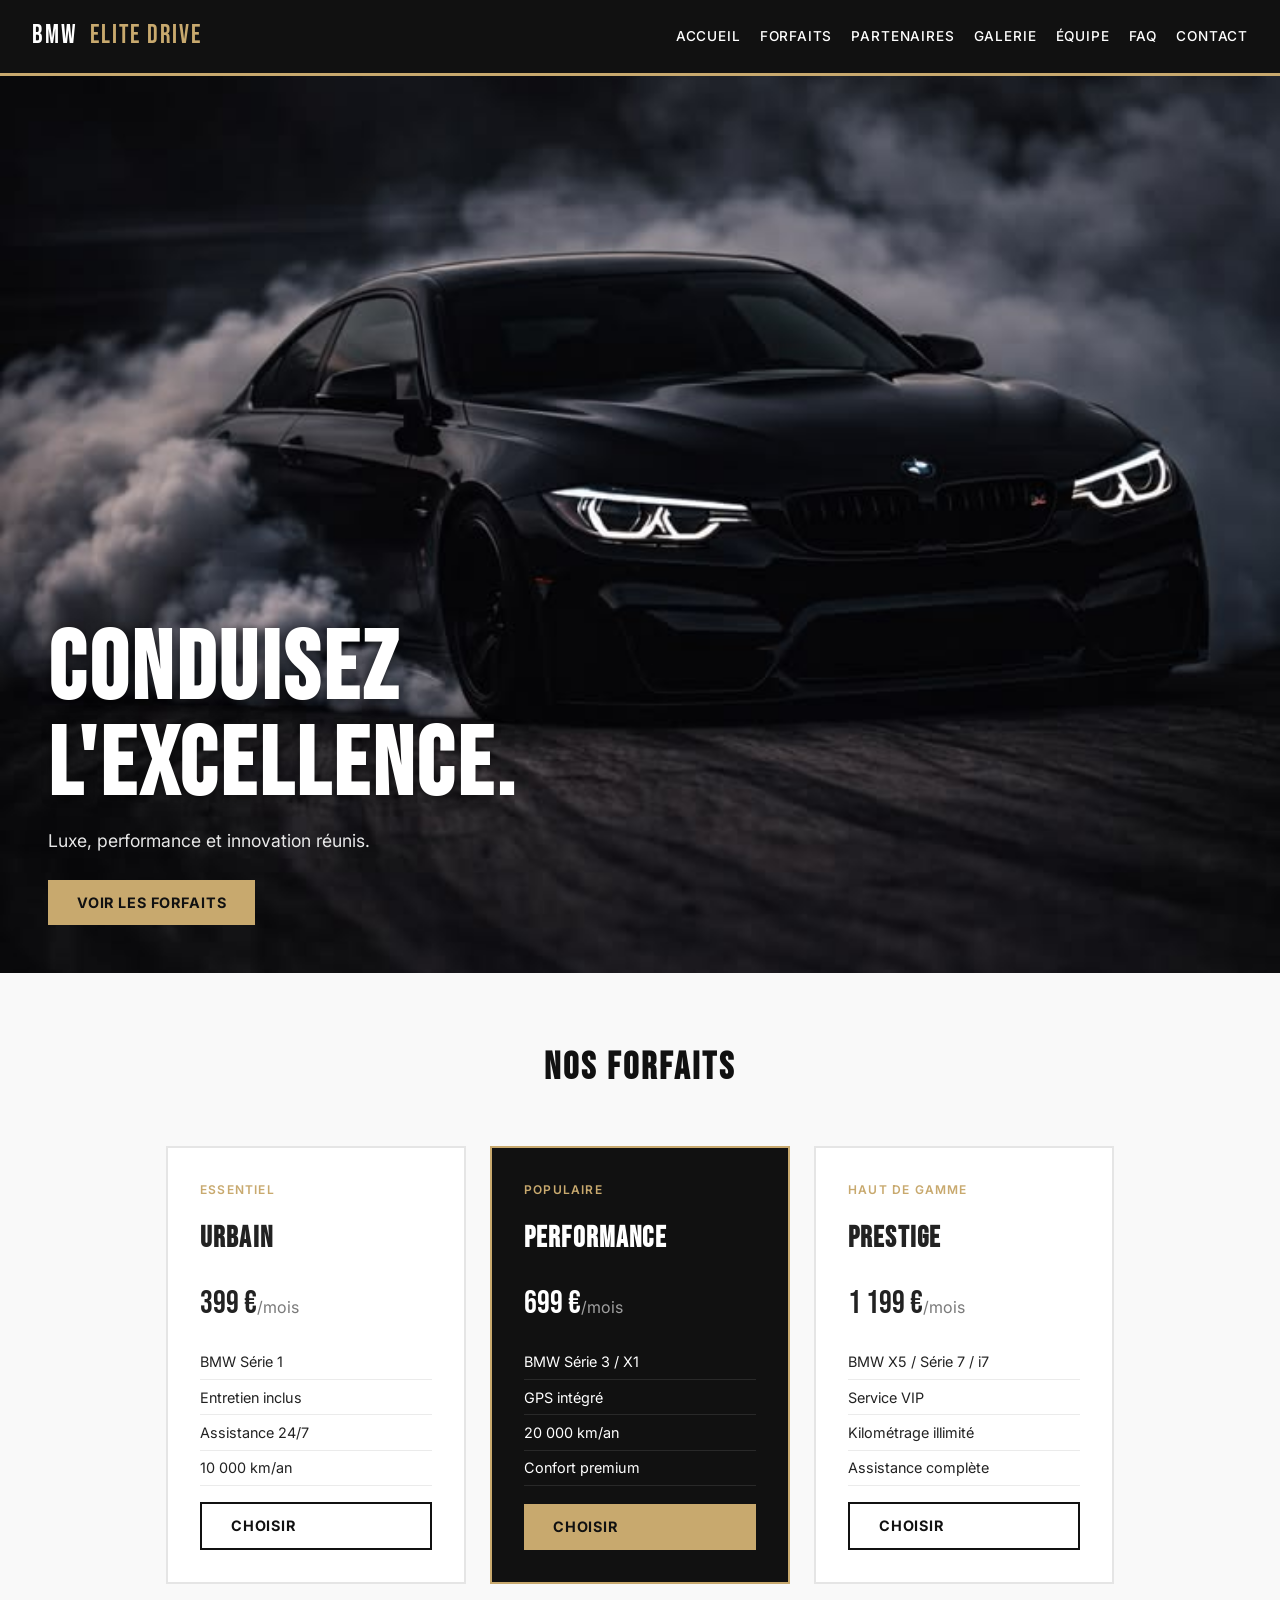
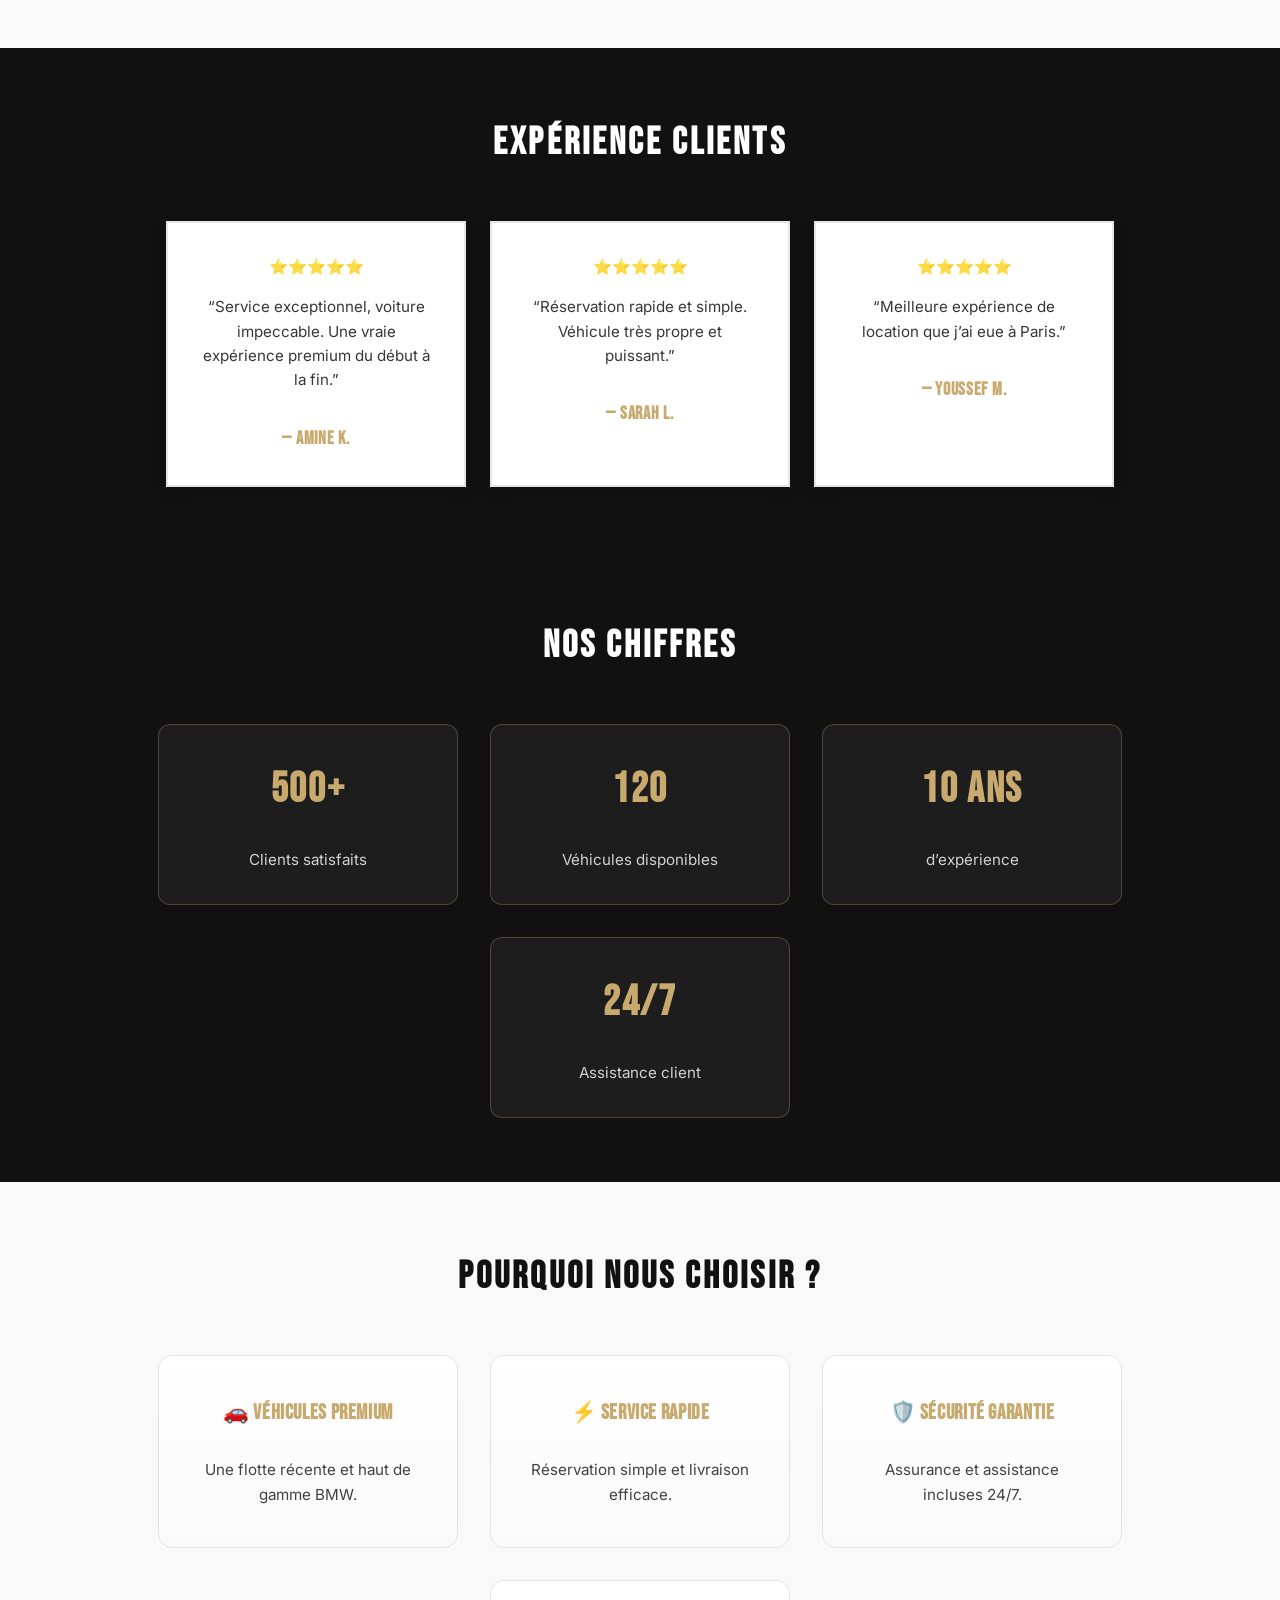
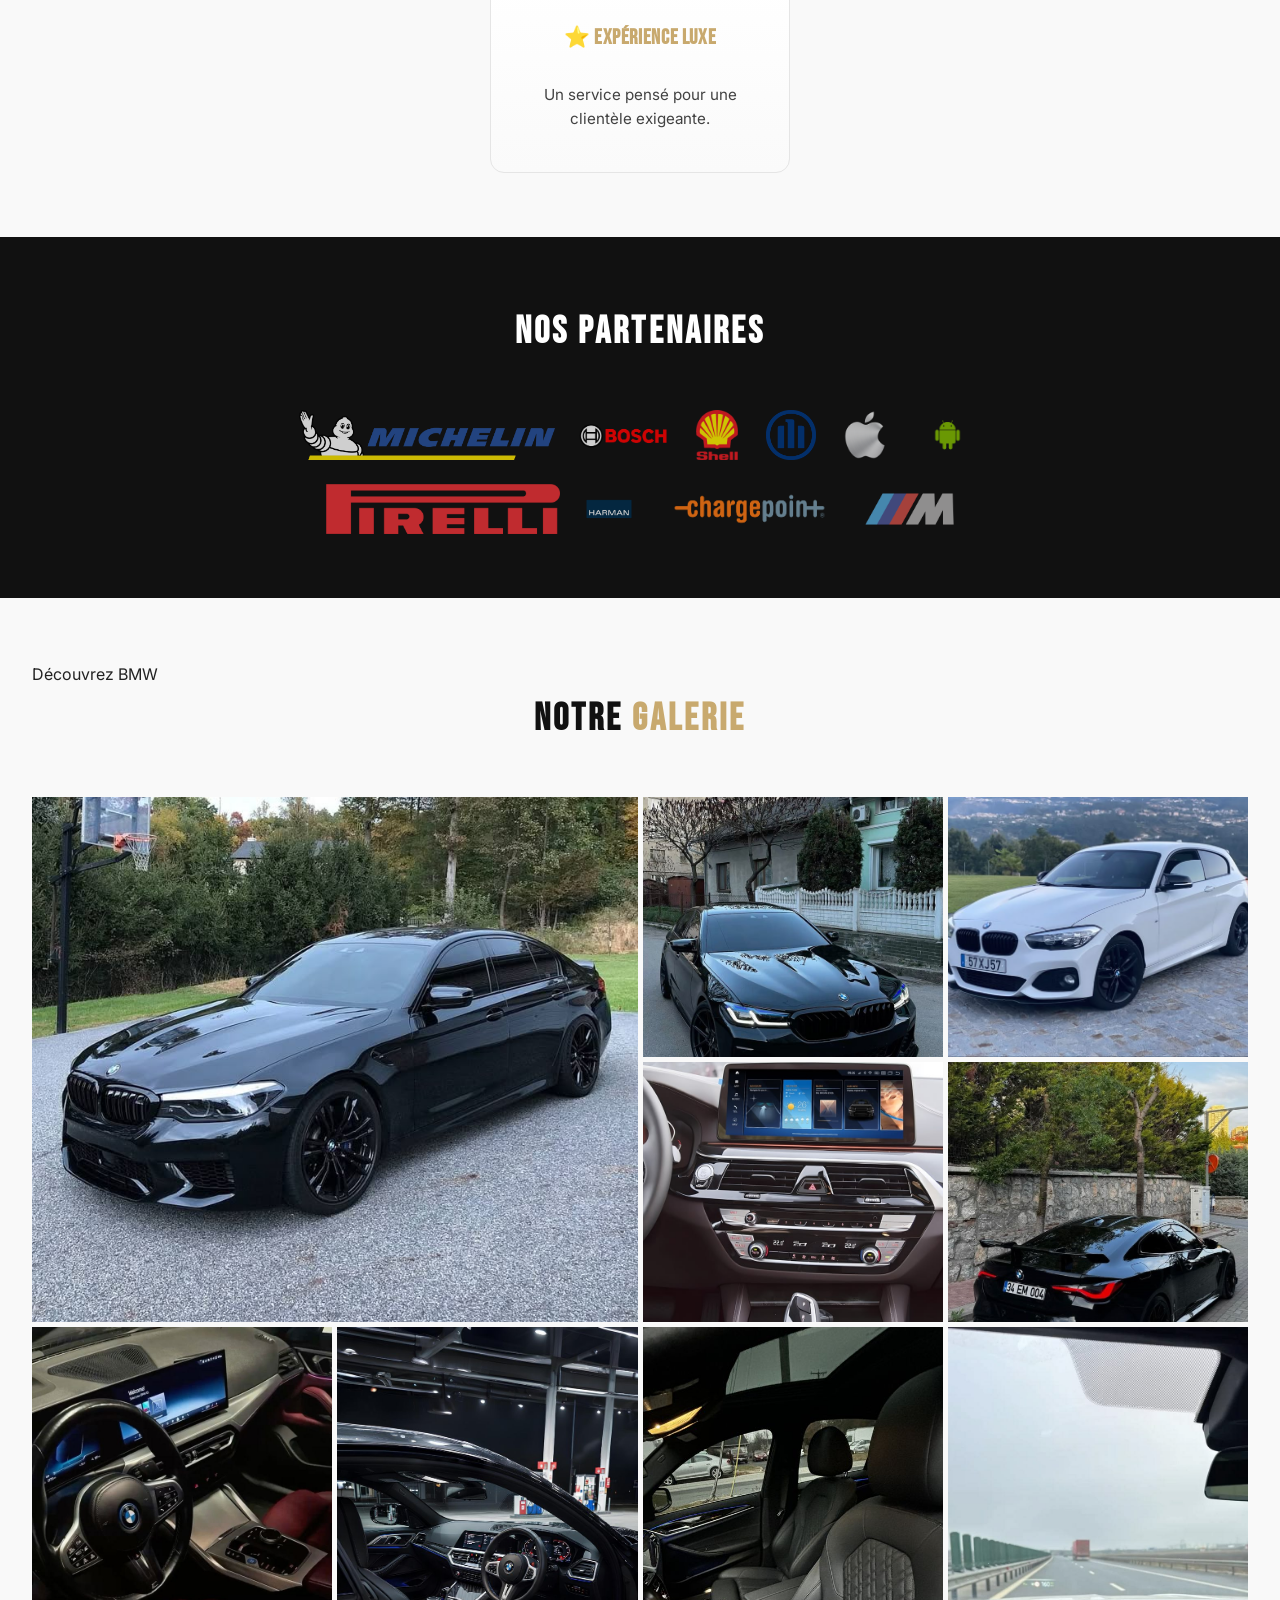
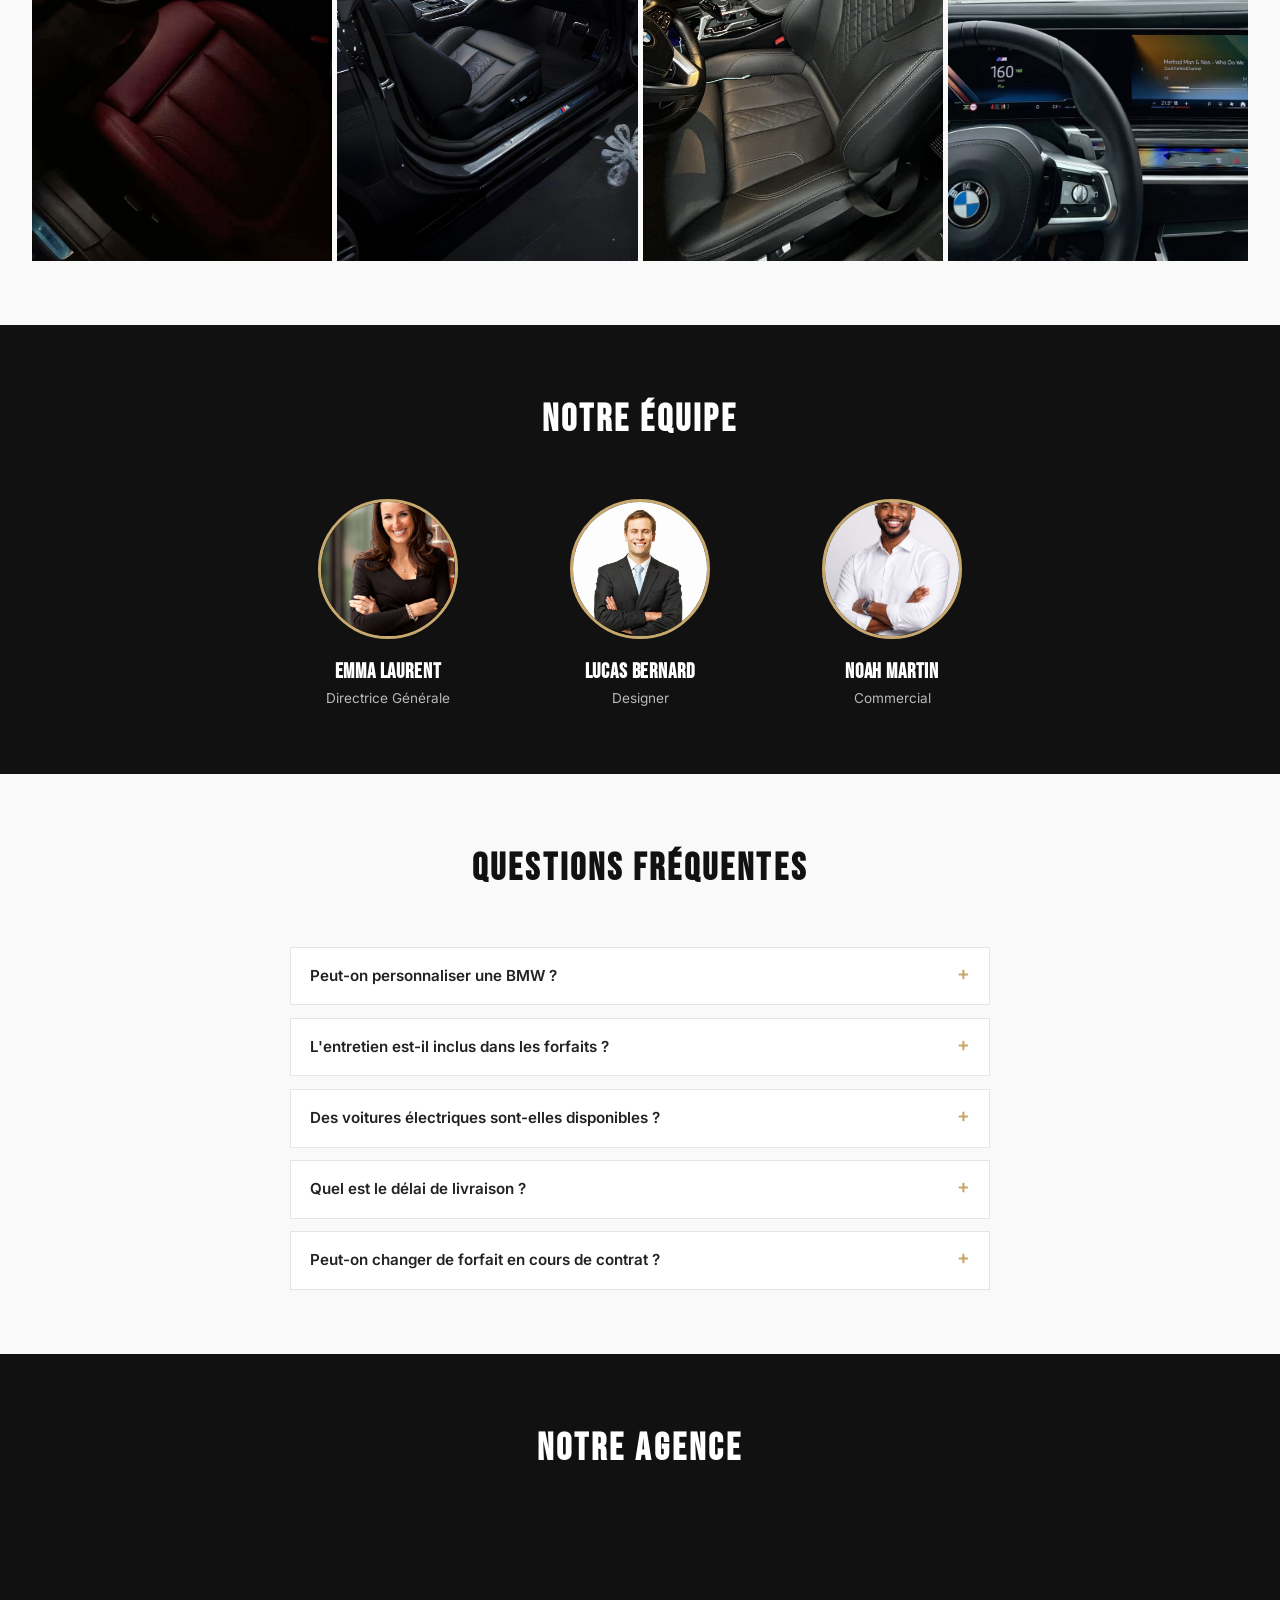
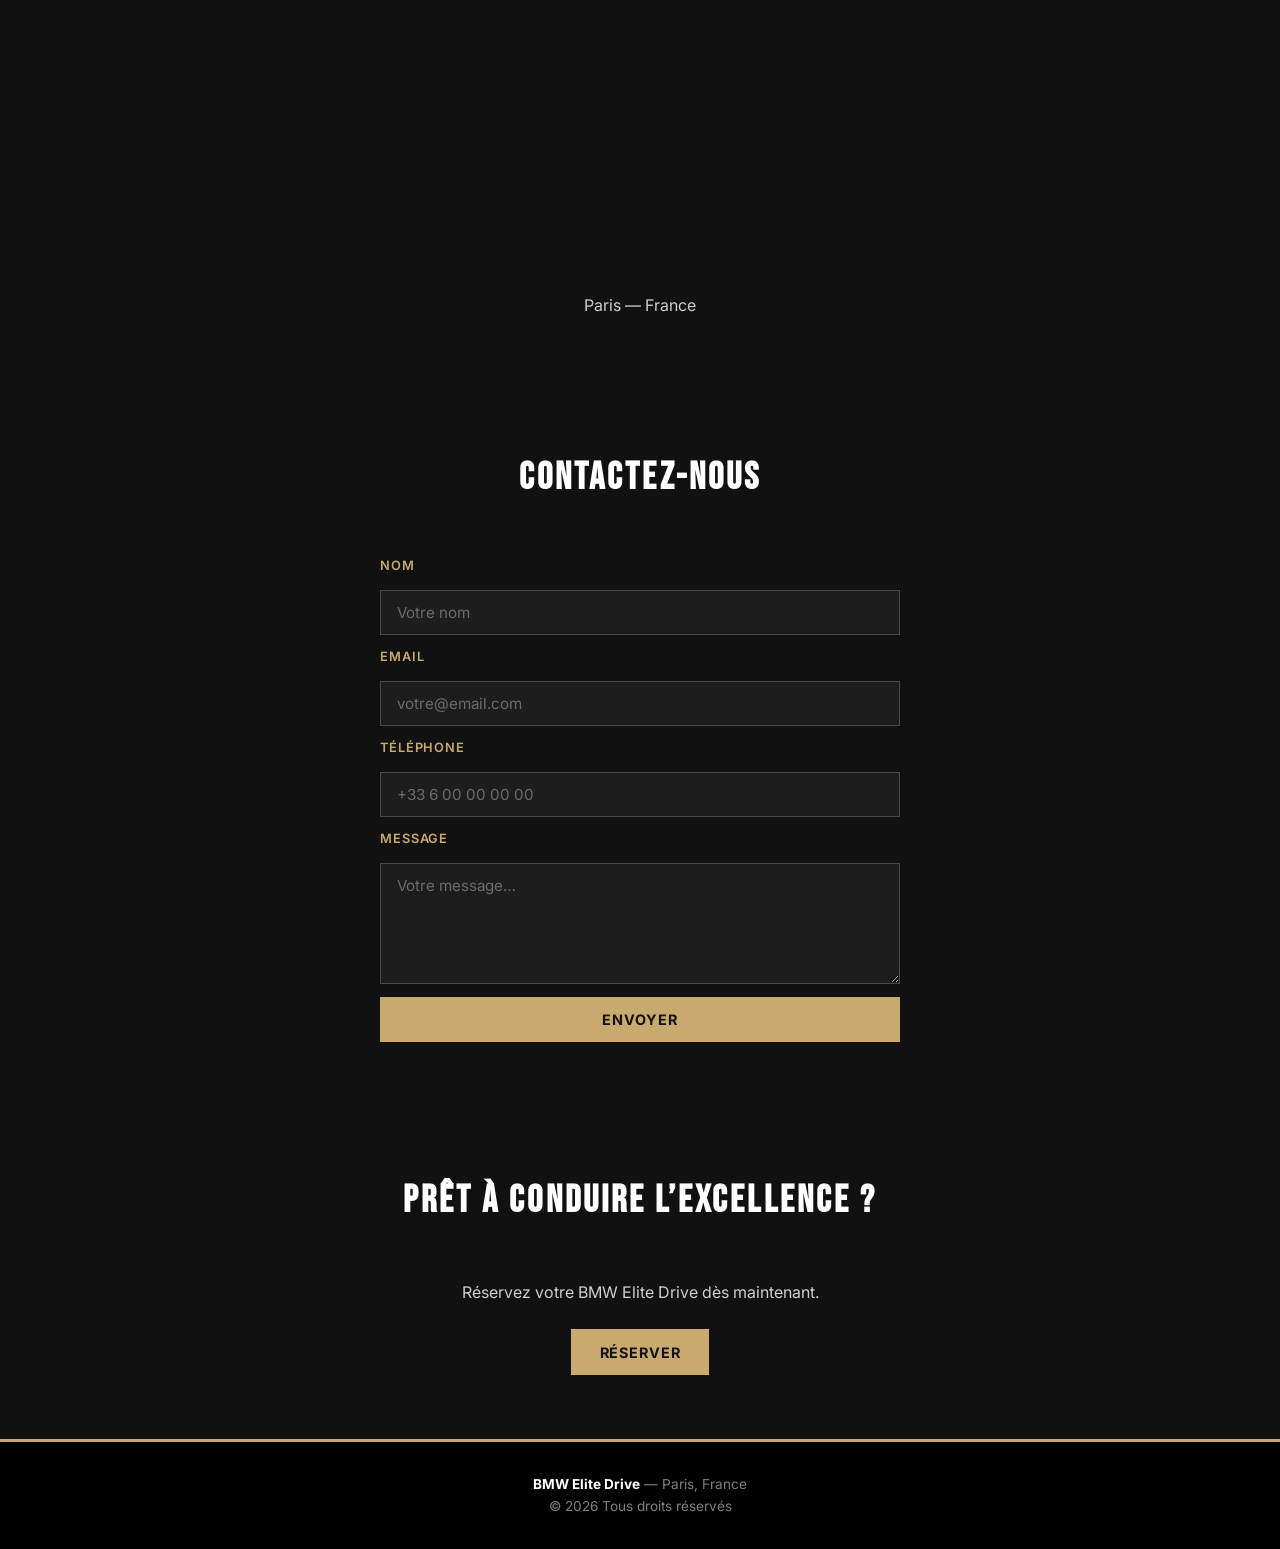
<file: index.html>
<!DOCTYPE html>
<html lang="fr">
<head>
  <meta charset="UTF-8">
  <meta name="viewport" content="width=device-width, initial-scale=1.0">
  <title>BMW Elite Drive</title>
  <link rel="stylesheet" href="page.css">
  <link href="https://fonts.googleapis.com/css2?family=Bebas+Neue&family=Inter:wght@300;400;500&display=swap" rel="stylesheet">
  <meta name="description" content="BMW Elite Drive — Location premium de BMW à Paris. Forfaits Urbain, Performance et Prestige.">
</head>
<body>
  <a href="#accueil" class="back-to-top">↑</a>


<!-- HEADER / NAV -->
<header>
  <a class="logo" href="#">BMW <em>Elite Drive</em></a>
  <nav>
    <a href="#accueil">Accueil</a>
    <a href="#forfaits">Forfaits</a>
    <a href="#partenaires">Partenaires</a>
    <a href="#galerie">Galerie</a>
    <a href="#equipe">Équipe</a>
    <a href="#faq">FAQ</a>
    <a href="#contact">Contact</a>
  </nav>
</header>

<!-- HERO -->
<section id="accueil" class="hero">
  <div class="hero-text">
    <h1>Conduisez<br>l'excellence.</h1>
    <p>Luxe, performance et innovation réunis.</p>
    <a href="#forfaits" class="btn">Voir les forfaits</a>
  </div>
</section>

<!-- FORFAITS -->
<section id="forfaits">
  <h2>Nos Forfaits</h2>
  <div class="cards">

    <div class="card">
      <p class="card-label">Essentiel</p>
      <h3>Urbain</h3>
      <p class="price">399 €<span>/mois</span></p>
      <ul>
        <li>BMW Série 1</li>
        <li>Entretien inclus</li>
        <li>Assistance 24/7</li>
        <li>10 000 km/an</li>
      </ul>
      <a href="#contact" class="btn-outline">Choisir</a>
    </div>

    <div class="card card-featured">
      <p class="card-label">Populaire</p>
      <h3>Performance</h3>
      <p class="price">699 €<span>/mois</span></p>
      <ul>
        <li>BMW Série 3 / X1</li>
        <li>GPS intégré</li>
        <li>20 000 km/an</li>
        <li>Confort premium</li>
      </ul>
      <a href="#contact" class="btn">Choisir</a>
    </div>

    <div class="card">
      <p class="card-label">Haut de gamme</p>
      <h3>Prestige</h3>
      <p class="price">1 199 €<span>/mois</span></p>
      <ul>
        <li>BMW X5 / Série 7 / i7</li>
        <li>Service VIP</li>
        <li>Kilométrage illimité</li>
        <li>Assistance complète</li>
      </ul>
      <a href="#contact" class="btn-outline">Choisir</a>
    </div>

  </div>
</section>

<section id="avis" class="section-alt">
  <h2>Expérience clients</h2>

  <div class="cards">

    <div class="card">
      <p>⭐⭐⭐⭐⭐</p>
      <p>“Service exceptionnel, voiture impeccable. Une vraie expérience premium du début à la fin.”</p>
      <h3>— Amine K.</h3>
    </div>

    <div class="card">
      <p>⭐⭐⭐⭐⭐</p>
      <p>“Réservation rapide et simple. Véhicule très propre et puissant.”</p>
      <h3>— Sarah L.</h3>
    </div>

    <div class="card">
      <p>⭐⭐⭐⭐⭐</p>
      <p>“Meilleure expérience de location que j’ai eue à Paris.”</p>
      <h3>— Youssef M.</h3>
    </div>

  </div>
</section>

<section id="stats"  class="section-alt">
  <h2>Nos chiffres</h2>

  <div class="cards">

    <div class="card">
      <h3>500+</h3>
      <p>Clients satisfaits</p>
    </div>

    <div class="card">
      <h3>120</h3>
      <p>Véhicules disponibles</p>
    </div>

    <div class="card">
      <h3>10 ans</h3>
      <p>d’expérience</p>
    </div>

    <div class="card">
      <h3>24/7</h3>
      <p>Assistance client</p>
    </div>

  </div>
</section>

<section id="pourquoi">
  <h2>Pourquoi nous choisir ?</h2>

  <div class="cards">

    <div class="card">
      <h3>🚗 Véhicules premium</h3>
      <p>Une flotte récente et haut de gamme BMW.</p>
    </div>

    <div class="card">
      <h3>⚡ Service rapide</h3>
      <p>Réservation simple et livraison efficace.</p>
    </div>

    <div class="card">
      <h3>🛡️ Sécurité garantie</h3>
      <p>Assurance et assistance incluses 24/7.</p>
    </div>

    <div class="card">
      <h3>⭐ Expérience luxe</h3>
      <p>Un service pensé pour une clientèle exigeante.</p>
    </div>

  </div>
</section>


<!-- PARTENAIRES -->
<section id="partenaires" class="section-alt">
  <h2>Nos Partenaires</h2>
  <div class="logos">
    <img src="logo michellin.png" alt="Michelin">
    <img src="bosch logo.png" alt="Bosch">
    <img src="logo shell.png" alt="Shell">
    <img src="logo allianz.png" alt="Allianz">
    <img src="logo apple.png" alt="Apple">
    <img src="logo android.png" alt="Android">
    <img src="logo pirelli.png" alt="Pirelli">
    <img src="harman logo.png" alt="Harman Kardon">
    <img src="ChargePoint_logo.png" alt="ChargePoint">
    <img src="logo bmw.png" alt="BMW M">
  </div>
</section>

<!-- GALERIE -->
<section id="galerie" >
  <div >
    <span >Découvrez BMW</span>
    <h2>Notre <em>Galerie</em></h2>
  </div>
  <div class="galerie">
    <figure class="gitem g-large">
      <img src="bmw_serie7.jpeg" alt="BMW vue extérieure">
      <figcaption>BMW série 7</figcaption>
    </figure>
    <figure class="gitem">
      <img src="bmw_serie3.jpeg" alt="BMW vue extérieure 2">
      <figcaption>BMW série 3</figcaption>
    </figure>
    <figure class="gitem">
      <img src="bmw_serie1.jpeg" alt="BMW M4 Satin Black">
      <figcaption>BMW série 1</figcaption>
    </figure>
    
    <figure class="gitem">
      <img src="bmw_gps.jpeg" alt="BMW en mouvement">
      <figcaption>BMW GPS</figcaption>
    </figure>
    <figure class="gitem">
      <img src="Bmw G82.jpeg" alt="BMW en mouvement">
      <figcaption>BMW G82</figcaption>
    </figure>
    <figure class="gitem">
      <img src="bmw interieur.jpeg" alt="Intérieur BMW">
      <figcaption>Intérieur</figcaption>
    </figure>
    <figure class="gitem">
      <img src="interieur2.jpeg" alt="Intérieur BMW 2">
      <figcaption>Cockpit</figcaption>
    </figure>
    <figure class="gitem">
      <img src="interieur3.jpeg" alt="Intérieur BMW 3">
      <figcaption>Finitions</figcaption>
    </figure>
    <figure class="gitem">
      <img src="interieur4.jpeg" alt="Intérieur BMW 4">
      <figcaption>Détail design</figcaption>
    </figure>
  </div>
</section>
<!-- EQUIPE -->
<section id="equipe" class="section-alt">
  <h2>Notre Équipe</h2>
  <div class="team">

    <div class="member">
      <img src="ceo.jpg" alt="Photo de Emma Laurent">
      <h3>Emma Laurent</h3>
      <p>Directrice Générale</p>
    </div>

    <div class="member">
      <img src="designer.jpg" alt="Photo de Lucas Bernard">
      <h3>Lucas Bernard</h3>
      <p>Designer</p>
    </div>

    <div class="member">
      <img src="sales.jpeg" alt="Photo de Noah Martin">
      <h3>Noah Martin</h3>
      <p>Commercial</p>
    </div>

  </div>
</section>

<!-- FAQ -->
<section id="faq">
  <h2>Questions fréquentes</h2>
  <div class="faq">

    <details>
      <summary>Peut-on personnaliser une BMW ?</summary>
      <p>Oui, nous proposons de nombreuses options de personnalisation : couleur, jantes, sellerie, options technologiques… Contactez-nous pour un devis sur mesure.</p>
    </details>

    <details>
      <summary>L'entretien est-il inclus dans les forfaits ?</summary>
      <p>Oui, l'entretien régulier est inclus dans tous nos forfaits. Les réparations dues à des accidents restent à la charge du client.</p>
    </details>

    <details>
      <summary>Des voitures électriques sont-elles disponibles ?</summary>
      <p>Absolument. Notre gamme électrique BMW i est disponible dans les forfaits Performance et Prestige, notamment la BMW i4 et la BMW i7.</p>
    </details>

    <details>
      <summary>Quel est le délai de livraison ?</summary>
      <p>La livraison est effectuée sous 2 à 4 semaines selon le modèle et les options choisies. Une livraison à domicile est disponible sur demande.</p>
    </details>

    <details>
      <summary>Peut-on changer de forfait en cours de contrat ?</summary>
      <p>Oui, il est possible de changer de forfait à tout moment. Le changement prend effet à la prochaine échéance mensuelle.</p>
    </details>

  </div>
</section>

<section id="localisation" class="section-alt">  

  <h2>Notre agence</h2>

  <div class="map-container">
  <iframe 
    src="https://www.google.com/maps/embed?pb=!1m18!1m12!1m3!1d21014.358263351198!2d2.242157830481069!3d48.82397686963783!2m3!1f0!2f0!3f0!3m2!1i1024!2i768!4f13.1!3m3!1m2!1s0x47e67a8bb6cb2ec7%3A0x8b26d0771a6e27a1!2s92130%20Issy-les-Moulineaux!5e0!3m2!1sfr!2sfr!4v1777652182053!5m2!1sfr!2sfr" width="600" height="450" style="border:0;" allowfullscreen="" loading="lazy" referrerpolicy="no-referrer-when-downgrade">
    allowfullscreen
    loading="lazy">
  </iframe>
</div>


  <p class="map-text">
    Paris — France
  </p>
</section>


<!-- CONTACT -->
<section id="contact" class="section-alt">
  <h2>Contactez-nous</h2>
  <form action="#" method="post">
    <label for="nom">Nom</label>
    <input type="text" id="nom" name="nom" placeholder="Votre nom" required>

    <label for="email">Email</label>
    <input type="email" id="email" name="email" placeholder="votre@email.com" required>

    <label for="tel">Téléphone</label>
    <input type="tel" id="tel" name="tel" placeholder="+33 6 00 00 00 00">

    <label for="message">Message</label>
    <textarea id="message" name="message" rows="5" placeholder="Votre message…" required></textarea>

    <button type="submit">Envoyer</button>
  </form>
</section>

<section id="cta" class="section-alt">
  <h2>Prêt à conduire l’excellence ?</h2>
  <p>Réservez votre BMW Elite Drive dès maintenant.</p>
  <a href="#contact" class="btn">Réserver</a>
</section>


<!-- FOOTER -->
<footer>
  <p><strong>BMW Elite Drive</strong> — Paris, France</p>
  <p>© 2026 Tous droits réservés</p>
</footer>
</body>
</html>
</file>
<file: page.css>
/*VARIABLES */
:root {
  --noir: #111;
  --blanc: #f9f9f9;
  --gris: #e5e5e5;
  --accent: #c8a96e; /* or BMW */
  --texte: #222;
  --font-titre: 'Bebas Neue', sans-serif;
  --font-corps: 'Inter', sans-serif;
}

/* BASE  */
* {/* règle de base pour tous les éléments */
  box-sizing: border-box;
  margin: 0;
  padding: 0;
}

body {
  font-family: var(--font-corps);
  background: var(--blanc);
  color: var(--texte);
  font-size: 1rem;
  line-height: 1.6;/* pour un espacement confortable entre les lignes */
  margin: 0;
}

.back-to-top {
  position: fixed;
  bottom: 20px;
  right: 20px;
  background: var(--accent);
  color: var(--noir);
  padding: 10px 14px;
  border-radius: 50%;
  font-weight: bold;
  text-decoration: none;
  box-shadow: 0 5px 15px rgba(0,0,0,0.2);
  transition: transform 0.3s;
}

.back-to-top:hover {
  transform: translateY(-5px);
}


h1, h2, h3 {
  font-family: var(--font-titre);
  letter-spacing: 0.04em;/* espacement entre les lettres pour un look plus moderne */
}

h2 {
  font-size: 2.4rem;
  text-align: center;
  margin-bottom: 2rem;
  color: var(--noir);
}

h2 em { font-style: normal; color: var(--accent); }

a {
  text-decoration: none;
  color: inherit;/* hérite de la couleur du parent pour les liens */
}

img {
  display: block;
  max-width: 100%;
}

/*  HEADER*/
header {
  background: var(--noir);
  color: white;
  padding: 1rem 2rem;
  display: flex; /* flexbox pour aligner logo et nav */
  align-items: center;
  justify-content: space-between; /* espace entre logo et nav */
  flex-wrap: wrap; /* permet de passer en colonne sur mobile */
  gap: 1rem; /* espace entre logo et nav sur mobile */
  position: sticky; /* reste en haut lors du scroll */
  top: 0; /* positionné en haut */
  z-index: 100; /* au-dessus du reste du contenu */
  transition: box-shadow 0.3s;
}

.logo {
  font-family: var(--font-titre);
  font-size: 1.6rem;
  letter-spacing: 0.08em;
  color: white;
}

.logo em {
  font-style: normal;
  color: var(--accent);
  margin-left: 0.4rem;
}

nav {
  display: flex;/* flexbox pour les liens de navigation */
  align-items: center;
  flex-wrap: wrap;/* permet de passer en ligne suivante sur mobile */
  gap: 0.5rem 1.2rem;
}

nav a { /* liens de navigation */
  color: white;
  font-size: 0.85rem;
  font-weight: 500;
  text-transform: uppercase;
  letter-spacing: 0.06em;
  transition: color 0.2s;/* transition pour un effet de survol plus fluide */
}

nav a:hover {
  color: var(--accent);
}


.hero {
  height: 100vh; /* toute la hauteur écran */
  background-image: url("Dark BMW M4 Competition Drift Wallpaper _ Black BMW Drifting with Smoke.jpeg");
  background-size: cover; /* couvre tout l'espace disponible */
  background-position: center;
  background-repeat: no-repeat;
  position: relative; /* pour positionner le texte par rapport à la section */
  border-top: 3px solid var(--accent);
}

.hero-text {
  position: absolute; /* positionné par rapport à .hero */
  bottom: 3rem;/* place le texte à 3rem du bas de la section */
  left: 3rem;
  color: white;
  animation: fadeIn 1.2s ease-in-out;/* animation pour faire apparaître le texte en douceur */
}
@keyframes fadeIn {/* animation pour faire apparaître le texte en douceur aider par l'ia*/
  from {  
    opacity: 0;
    transform: translateY(20px);
  }
  to {/* fin de l'animation : texte visible et à sa position normale */
    opacity: 1;
    transform: translateY(0);
  }
}

.hero-text h1 {
  font-size: clamp(3rem, 8vw, 6rem);/* taille de police responsive qui s'adapte à la largeur de l'écran */
  line-height: 1; /* réduit l'espacement entre les lignes pour un look plus compact */
  text-shadow: 0 2px 10px rgba(0,0,0,0.5); /* ombre pour améliorer la lisibilité sur l'image */
}

.hero-text p {
  margin: 0.8rem 0 1.5rem;
  font-size: 1.1rem;
  opacity: 0.9;
}

/*BOUTONS */
.btn {
  display: inline-block;/* pour que les boutons soient de taille adaptée à leur contenu et puissent être alignés avec du texte */
  background: var(--accent);
  color: var(--noir);
  padding: 0.7rem 1.8rem;
  font-weight: 700;
  font-size: 0.9rem;
  text-transform: uppercase;
  letter-spacing: 0.06em;
  transition: opacity 0.2s;
}

.btn:hover { opacity: 0.85; }

.btn-outline {
  display: inline-block;
  border: 2px solid var(--noir);
  color: var(--noir);
  padding: 0.65rem 1.8rem;
  font-weight: 700;
  font-size: 0.9rem;
  text-transform: uppercase;
  letter-spacing: 0.06em;
  transition: background 0.2s, color 0.2s;/* transition pour un effet de survol plus fluide */
}

.btn-outline:hover {
  background: var(--noir);
  color: white;
}

/*sections communes*/
section {
  padding: 4rem 2rem; /* espace autour du contenu de chaque section */
}

.section-alt {
  background: var(--noir);
  color: white;
}

.section-alt h2 {
  color: white;
}
section h2 {
  margin-bottom: 3rem;
  letter-spacing: 0.08em;
}


/* forfaits */
.cards {
  display: flex;
  flex-wrap: wrap;
  gap: 1.5rem; /* espace entre les cartes */
  justify-content: center; /* centre les cartes horizontalement */
  max-width: 1000px;
  margin: 0 auto;
}

.card {
  background: white;
  border: 2px solid var(--gris);
  padding: 2rem;
  flex: 1 1 250px;/*250px c'est le point de départ, mais la carte s'adapte selon la place disponible — elle grandit ou rétrécit toute seule si besoin.*/
  max-width: 300px;
  display: flex;
  flex-direction: column;
  gap: 1rem;
  transition: transform 0.3s, box-shadow 0.3s; /* pour l'effet de soulèvement au survol */
}

.card:hover {
  transform: translateY(-8px); /* soulève légèrement la carte au survol pour un effet de profondeur */
  box-shadow: 0 10px 25px rgba(0,0,0,0.15);
}

.card-featured {
  background: var(--noir);
  color: white;
  border-color: var(--accent);
}

.card-label {
  font-size: 0.75rem;
  text-transform: uppercase;
  letter-spacing: 0.1em;
  color: var(--accent);
  font-weight: 600;
}

.card h3 {
  font-size: 1.8rem;
}

.card .price {
  font-size: 2rem;
  font-family: var(--font-titre);
}

.card .price span {
  font-size: 1rem;
  font-family: var(--font-corps);
  opacity: 0.6;
}

.card ul {
  list-style: none;
  flex: 1; /* pousse la liste pour remplir l'espace restant et aligner le bouton en bas */
}

.card ul li {
  padding: 0.35rem 0;
  border-bottom: 1px solid rgba(0,0,0,0.08);
  font-size: 0.9rem;
}

.card-featured ul li {
  border-bottom-color: rgba(255,255,255,0.1);
}


/*AVIS CLIENTS */
#avis .cards {
  align-items: stretch;/* pour que toutes les cartes aient la même hauteur, même si le contenu est différent */
}

#avis .card {
  text-align: center;
  background: white;
  border: 2px solid var(--gris);
  padding: 2rem;
  box-shadow: 0 5px 15px rgba(0,0,0,0.08);
}

#avis .card:hover {
  transform: translateY(-6px);
  box-shadow: 0 12px 25px rgba(0,0,0,0.15);
}

#avis .card p {
  font-size: 0.95rem;
  line-height: 1.6;
  color: var(--texte);
  opacity: 0.9;
}

#avis .card h3 {
  margin-top: 1rem;
  font-size: 1.1rem;
  color: var(--accent);
}

#avis .card .stars {
  font-size: 1.1rem;
  margin-bottom: 0.8rem;
  color: var(--accent);
}


/* NOS CHIFFRES */
#stats {
  text-align: center;
  background: var(--noir);
}

#stats h2 {
  color: white;
}

#stats .cards {
  gap: 2rem;
  margin-top: 2rem;
}

#stats .card {
  background: rgba(255, 255, 255, 0.05);
  border: 1px solid rgba(200, 169, 110, 0.3);
  color: white;
  padding: 2rem;
  border-radius: 12px;
  transition: transform 0.3s, box-shadow 0.3s;
}

#stats .card:hover {
  transform: translateY(-10px);
  box-shadow: 0 15px 35px rgba(0,0,0,0.4);
  border-color: var(--accent);
}

#stats .card h3 {
  font-size: 2.6rem;
  color: var(--accent);
  font-family: var(--font-titre);
  margin-bottom: 0.5rem;
}

#stats .card p {
  font-size: 0.95rem;
  opacity: 0.8;
}


/*POURQUOI NOUS*/
#pourquoi {
  text-align: center;
}

#pourquoi .cards {
  gap: 2rem;
  margin-top: 2rem;
}

#pourquoi .card {
  background: linear-gradient(to bottom, #fff, #fafafa);
  border: 1px solid var(--gris);
  padding: 2.5rem 2rem;
  border-radius: 14px;
  transition: transform 0.3s, box-shadow 0.3s, border-color 0.3s;
}

/* petit effet ligne dorée dans le contenu */
#pourquoi .card h3 {
  font-size: 1.3rem;
  margin-bottom: 0.8rem;
  color: var(--accent);
  letter-spacing: 0.03em;
}

#pourquoi .card p {
  font-size: 0.95rem;
  opacity: 0.85;
  line-height: 1.6;
}

#pourquoi .card:hover {
  transform: translateY(-10px);
  box-shadow: 0 15px 30px rgba(0,0,0,0.12);
  border: 1px solid var(--accent);
  background: #fff;
}

/*  PARTENAIRES*/
.logos {
  display: flex;
  flex-wrap: wrap;
  gap: 1.5rem;
  justify-content: center;
  align-items: center;
  max-width: 900px;
  margin: 0 auto;
}

.logos img {
  height: 50px;
  width: auto;
  object-fit: contain; /* pour éviter la déformation des logos */
  opacity: 0.8;
  transition: opacity 0.2s;
}

.logos img:hover { opacity: 1; }

/*galerie aider par l'ia*/
.galerie {
  display: grid;
  grid-template-columns: repeat(4, 1fr);/* 4 colonnes de largeur égale */
  grid-template-rows:   260px 260px;
  gap: 5px;
}

/* Grande image en haut à gauche */
.g-large {
  grid-column: span 2;/* occupe 2 colonnes */
  grid-row:    span 2;/* occupe 2 lignes */
}

.gitem {
  position: relative;
  overflow: hidden;/* pour que les images ne débordent pas de leur conteneur */
}

.gitem img {
  width:      100%;
  height:     100%;
  max-width:  none;   /* annule le max-width global */
  object-fit: cover;/* pour que les images remplissent leur conteneur sans déformation */
  margin:     0;
  border-radius: 0;
  transition: transform .5s ease;
}

.gitem:hover img {
  transform: scale(1.07);/* zoom léger au hover pour un effet dynamique */
}

/* Légende qui apparaît au hover */
.gitem figcaption {
  position:   absolute;
  bottom: 0; left: 0; right: 0;
  background: linear-gradient(transparent, rgba(0,0,0,.65));
  color:      #fff;
  font-size:  .78rem;
  font-weight: 700;
  letter-spacing: .08em;
  text-transform: uppercase;
  padding:    28px 14px 12px;
  opacity:    0;
  transform:  translateY(4px);
  transition: all .3s ease;
}

.gitem:hover figcaption {
  opacity:   1;
  transform: translateY(0);
}

/* Responsive */
@media (max-width: 768px) {
  .galerie {
    grid-template-columns: 1fr 1fr;
    grid-template-rows:   auto;
  }
  .g-large {
    grid-column: span 2;
    height: 210px;
  }
  .gitem { height: 170px; }
}

@media (max-width: 480px) {
  .galerie {
    grid-template-columns: 1fr;
  }
  .g-large { grid-column: auto; height: 200px; }
  .gitem   { height: 180px; }
}
/*  EQUIPE*/
.team {
  display: flex;
  flex-wrap: wrap;
  gap: 2rem;
  justify-content: center;
}

.member {
  text-align: center;
  flex: 1 1 180px;
  max-width: 220px; /* limite la largeur pour éviter que les membres ne deviennent trop larges sur grand écran */
}

.member img {
  width: 140px;
  height: 140px;
  border-radius: 50%;
  object-fit: cover; /* pour que les photos remplissent le cercle sans déformation */
  margin: 0 auto 1rem;
  border: 3px solid var(--accent);
}

.member h3 {
  font-size: 1.3rem;
  color: white;
}

.member p {
  font-size: 0.85rem;
  opacity: 0.7;
  color: white;
}

/* FAQ */
.faq {
  max-width: 700px;
  margin: 0 auto;
  display: flex;
  flex-direction: column;
  gap: 0.8rem;
}

details {
  border: 1px solid var(--gris);
  padding: 1rem 1.2rem;
  background: white;
}

details[open] p { color: rgba(54, 51, 51, 0.75); }

summary {
  font-weight: 600;
  cursor: pointer;
  font-size: 0.95rem;
  list-style: none;
}

summary::after { /* ajoute un symbole + ou − à droite du résumé pour indiquer l'état ouvert/fermé 
  aider par l'ia*/
  content: ' +';
  float: right;
  color: var(--accent);
  font-size: 1.2rem;
  line-height: 1;
}

details[open] summary::after {/* change le symbole en − lorsque le détail est ouvertaider par l'ia*/ 
  content: ' −';
}

details p {
  margin-top: 0.8rem;
  font-size: 0.9rem;
  color: #555;
}

/* LOCALISATION */
.map-container {
  display: flex;
  justify-content: center;
}

.map-container iframe {
  width: 80%;
  height: 350px;
  border: 0;
  border-radius: 12px;
}

.map-text {
  text-align: center;
  margin-top: 1rem;
  opacity: 0.8;
}


/* FORMULAIRE  */
form {
  max-width: 520px;
  margin: 0 auto;
  display: flex;
  flex-direction: column;
  gap: 0.8rem;
}

label {
  font-size: 0.8rem;
  font-weight: 600;
  text-transform: uppercase;
  letter-spacing: 0.07em;
  color: var(--accent);
}

input, textarea {
  width: 100%;
  padding: 0.75rem 1rem;
  border: 1px solid rgba(255,255,255,0.2);
  background: rgba(255,255,255,0.05);
  color: white;
  font-family: var(--font-corps);
  font-size: 0.95rem;
}

input::placeholder, textarea::placeholder { /* couleur des placeholders pour une meilleure visibilité sur le fond sombre 
  aider par l'ia*/
  color: rgba(255,255,255,0.35);
}

textarea { resize: vertical; }

button[type="submit"] {
  background: var(--accent);
  color: var(--noir);
  border: none;
  padding: 0.9rem;
  font-family: var(--font-corps);
  font-weight: 700;
  font-size: 0.9rem;
  text-transform: uppercase;
  letter-spacing: 0.06em;
  cursor: pointer;
  transition: opacity 0.2s;
}

button[type="submit"]:hover { opacity: 0.85; }

#cta {
  text-align: center;
}

#cta p {
  margin: 1rem 0 1.5rem;
  opacity: 0.8;
}


/* FOOTER  */
footer {
  background: #000;
  color: rgba(255,255,255,0.5);
  text-align: center;
  padding: 2rem;
  font-size: 0.85rem;
  border-top: 3px solid var(--accent);
}

footer strong {
  color: white;
}

/* RESPONSIVE MOBILE  */
@media (max-width: 600px) {
  header {
    flex-direction: column;
    text-align: center;
  }

  .hero-text {
    left: 1.5rem;
    bottom: 1.5rem;
  }

  .cards {
    flex-direction: column;
    align-items: center;
  }

  .card { max-width: 100%; }

  nav {
    justify-content: center;
  }
}
</file>
